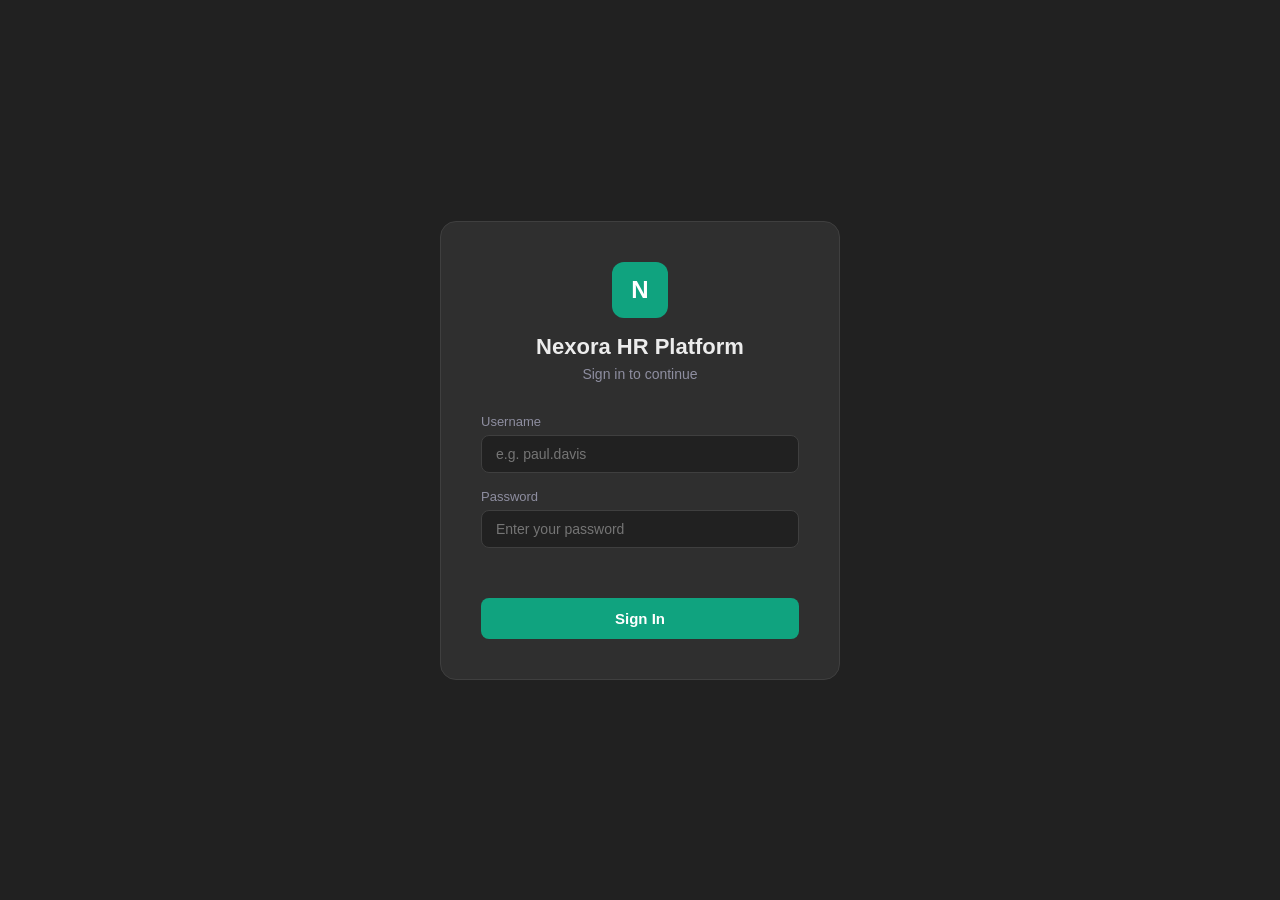
<file: templates/index.html>
<!DOCTYPE html>
<html lang="en">
<head>
    <meta charset="UTF-8">
    <meta name="viewport" content="width=device-width, initial-scale=1.0">
    <title>Nexora HR Platform</title>
    <link rel="stylesheet" href="/static/style.css">
</head>
<body>

<!-- LOGIN PAGE -->
<div id="login-page" class="login-page">
    <div class="login-card">
        <div class="login-logo">
            <div class="logo-icon">N</div>
            <h1>Nexora HR Platform</h1>
            <p>Sign in to continue</p>
        </div>
        <div class="login-form">
            <div class="input-group">
                <label>Username</label>
                <input type="text" id="username" placeholder="e.g. paul.davis" />
            </div>
            <div class="input-group">
                <label>Password</label>
                <input type="password" id="password" placeholder="Enter your password" />
            </div>
            <div id="login-error" class="error-msg"></div>
            <button id="login-btn" class="btn-primary">Sign In</button>
        </div>
    </div>
</div>

<!-- MAIN APP -->
<div id="app" class="app hidden">

    <!-- SIDEBAR -->
    <aside class="sidebar">
        <div class="sidebar-header">
            <div class="logo-small">N</div>
            <span>Nexora HR</span>
        </div>

        <button class="new-chat-btn" onclick="newChat()">
            <span>+</span> New Chat
        </button>

        <div class="sidebar-section">
            <div class="section-title">Recent</div>
            <div id="chat-history"></div>
        </div>

        <div class="sidebar-footer">
            <div class="user-info">
                <div class="user-avatar" id="user-avatar">A</div>
                <div class="user-details">
                    <div id="user-name">Admin</div>
                    <div id="user-role" class="user-role">ADMIN</div>
                </div>
            </div>
            <button class="logout-btn" onclick="logout()">Sign out</button>
        </div>
    </aside>

    <!-- MAIN CHAT -->
    <main class="chat-main">

        <!-- TOP BAR -->
        <div class="topbar">
            <div class="topbar-left">
                <select id="model-select" class="model-select" onchange="switchModel()">
                </select>
                <button id="status-btn" class="status-btn" onclick="checkHealth()">System status</button>
                <div id="status-panel" class="status-panel" style="display:none"></div>
            </div>
            <div class="topbar-right" id="topbar-dept"></div>
        </div>

        <!-- CHAT AREA -->
        <div id="chat-area" class="chat-area">
            <div class="welcome-screen" id="welcome-screen">
                <div class="welcome-logo">N</div>
                <h2>How can I help you today?</h2>
                <p>Ask me anything about HR policies or employee information</p>
                <div class="suggestions">
                    <div class="suggestion" onclick="useSuggestion(this)">What is the remote work policy?</div>
                    <div class="suggestion" onclick="useSuggestion(this)">Who is the CEO?</div>
                    <div class="suggestion" onclick="useSuggestion(this)">How many employees are in Engineering?</div>
                    <div class="suggestion" onclick="useSuggestion(this)">What is the maternity leave policy?</div>
                </div>
            </div>
            <div id="messages"></div>
        </div>

        <!-- INPUT AREA -->
        <div class="input-area">
            <div id="feedback-bar" class="feedback-bar hidden">
                <span>Was this helpful?</span>
                <button class="fb-btn" onclick="sendFeedback(1)">👍</button>
                <button class="fb-btn" onclick="sendFeedback(-1)">👎</button>
                <input type="text" id="fb-comment" placeholder="Optional comment..." />
                <button class="fb-send" onclick="submitFeedback()">Send</button>
            </div>
            <div class="input-box">
                <textarea id="question-input" placeholder="Ask me anything about HR..." rows="1"
                    onkeydown="handleKey(event)" oninput="autoResize(this)"></textarea>
                <button id="mic-btn" class="mic-btn" onclick="toggleMic()" title="Speak"><svg width="19" height="19" viewBox="0 0 24 24" fill="none" stroke="currentColor" stroke-width="2" stroke-linecap="round" stroke-linejoin="round"><rect x="9" y="2" width="6" height="11" rx="3"/><path d="M5 10v1a7 7 0 0 0 14 0v-1"/><line x1="12" y1="19" x2="12" y2="22"/></svg></button>
                <button id="send-btn" onclick="sendQuestion()">
                    <svg width="20" height="20" viewBox="0 0 24 24" fill="currentColor">
                        <path d="M2.01 21L23 12 2.01 3 2 10l15 2-15 2z"/>
                    </svg>
                </button>
            </div>
            <div class="input-footer">
                <span id="sources-display"></span>
            </div>
        </div>

    </main>
</div>

<script src="/static/marked.min.js"></script>
<script src="/static/app.js"></script>
</body>
</html>
</file>
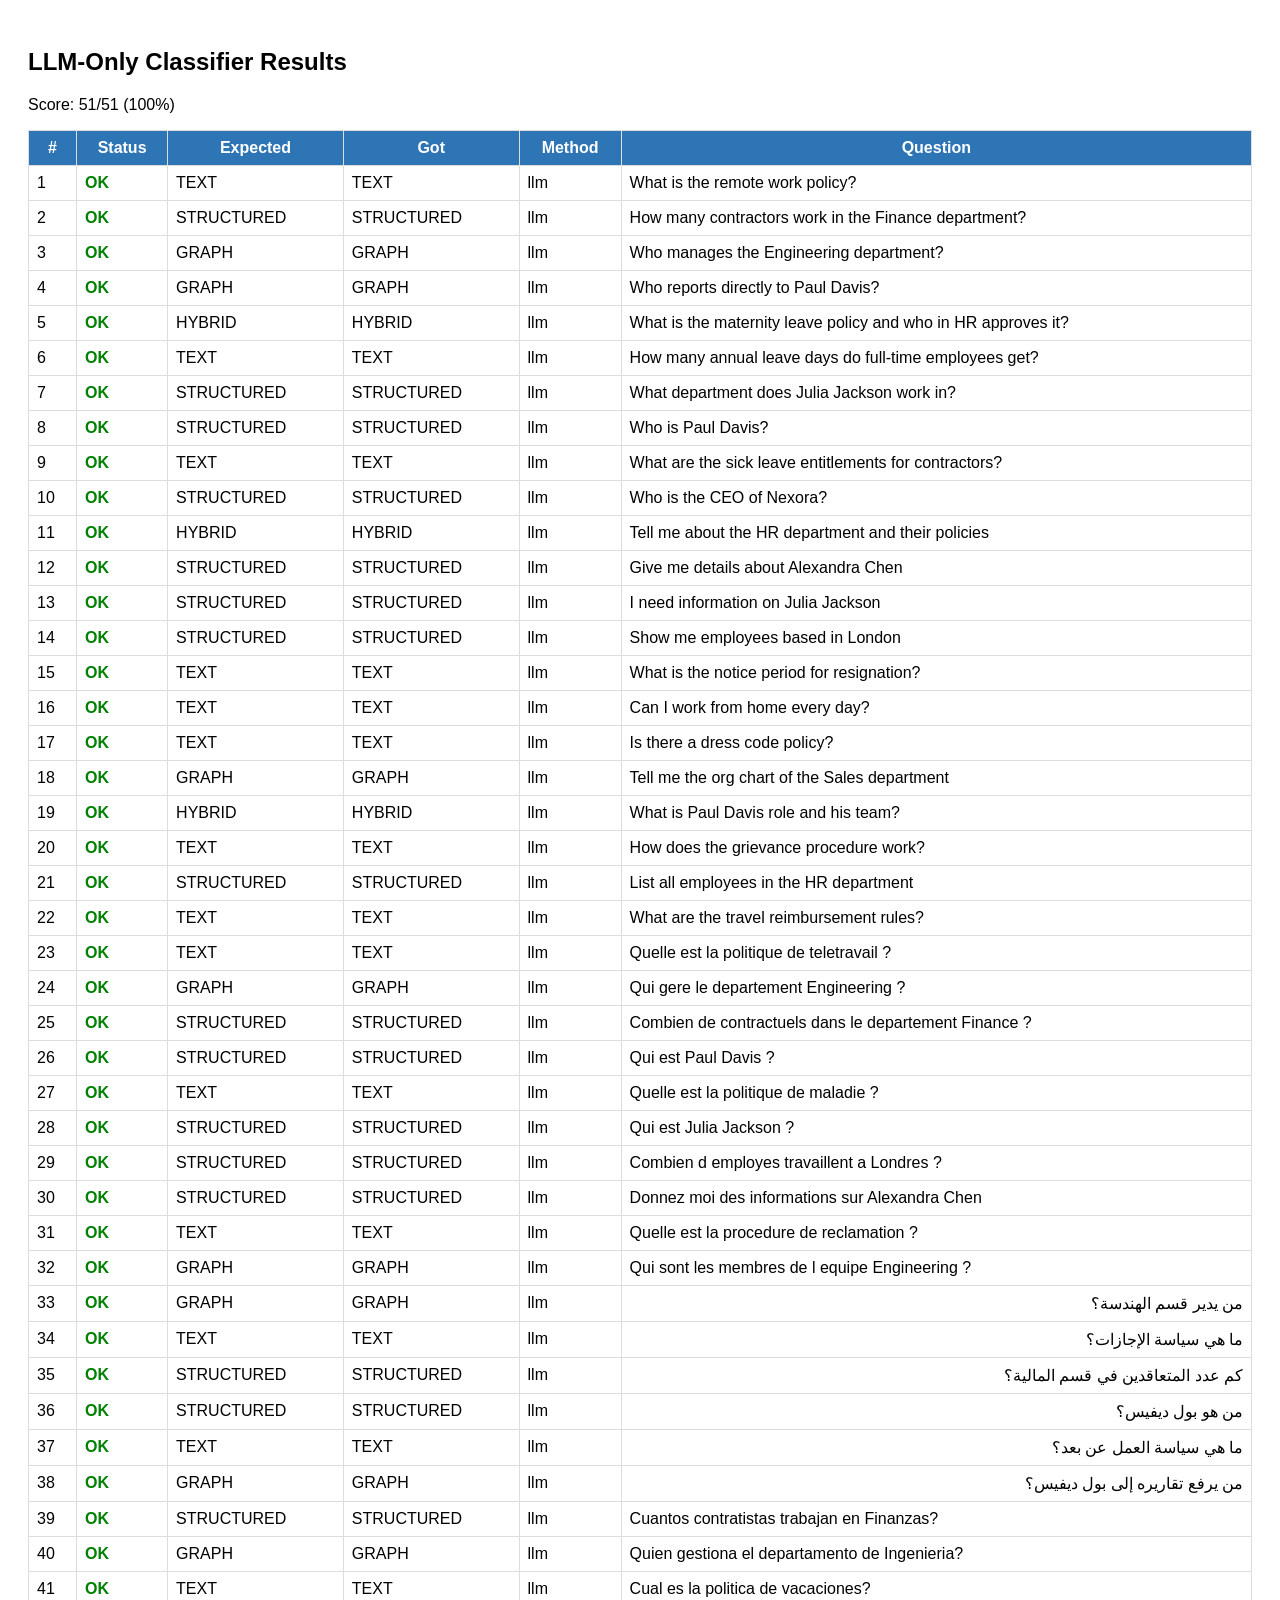
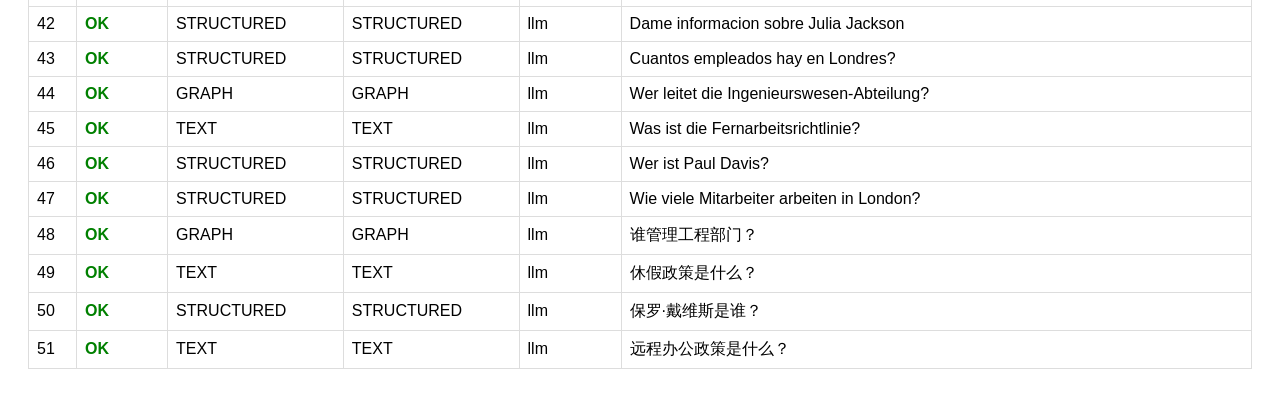
<file: logs/classifier_results_llm.html>
<!DOCTYPE html><html dir="auto">
<head><meta charset="UTF-8">
<style>
body{font-family:Arial;padding:20px;}
table{border-collapse:collapse;width:100%;}
th,td{border:1px solid #ddd;padding:8px;}
th{background:#2E75B6;color:white;}
.ok{color:green;font-weight:bold;}
.fail{color:red;font-weight:bold;}
</style></head><body>
<h2>LLM-Only Classifier Results</h2>
<p>Score: 51/51 (100%)</p>
<table><tr><th>#</th><th>Status</th><th>Expected</th><th>Got</th><th>Method</th><th>Question</th></tr><tr><td>1</td><td class=ok>OK</td><td>TEXT</td><td>TEXT</td><td>llm</td><td dir=auto>What is the remote work policy?</td></tr><tr><td>2</td><td class=ok>OK</td><td>STRUCTURED</td><td>STRUCTURED</td><td>llm</td><td dir=auto>How many contractors work in the Finance department?</td></tr><tr><td>3</td><td class=ok>OK</td><td>GRAPH</td><td>GRAPH</td><td>llm</td><td dir=auto>Who manages the Engineering department?</td></tr><tr><td>4</td><td class=ok>OK</td><td>GRAPH</td><td>GRAPH</td><td>llm</td><td dir=auto>Who reports directly to Paul Davis?</td></tr><tr><td>5</td><td class=ok>OK</td><td>HYBRID</td><td>HYBRID</td><td>llm</td><td dir=auto>What is the maternity leave policy and who in HR approves it?</td></tr><tr><td>6</td><td class=ok>OK</td><td>TEXT</td><td>TEXT</td><td>llm</td><td dir=auto>How many annual leave days do full-time employees get?</td></tr><tr><td>7</td><td class=ok>OK</td><td>STRUCTURED</td><td>STRUCTURED</td><td>llm</td><td dir=auto>What department does Julia Jackson work in?</td></tr><tr><td>8</td><td class=ok>OK</td><td>STRUCTURED</td><td>STRUCTURED</td><td>llm</td><td dir=auto>Who is Paul Davis?</td></tr><tr><td>9</td><td class=ok>OK</td><td>TEXT</td><td>TEXT</td><td>llm</td><td dir=auto>What are the sick leave entitlements for contractors?</td></tr><tr><td>10</td><td class=ok>OK</td><td>STRUCTURED</td><td>STRUCTURED</td><td>llm</td><td dir=auto>Who is the CEO of Nexora?</td></tr><tr><td>11</td><td class=ok>OK</td><td>HYBRID</td><td>HYBRID</td><td>llm</td><td dir=auto>Tell me about the HR department and their policies</td></tr><tr><td>12</td><td class=ok>OK</td><td>STRUCTURED</td><td>STRUCTURED</td><td>llm</td><td dir=auto>Give me details about Alexandra Chen</td></tr><tr><td>13</td><td class=ok>OK</td><td>STRUCTURED</td><td>STRUCTURED</td><td>llm</td><td dir=auto>I need information on Julia Jackson</td></tr><tr><td>14</td><td class=ok>OK</td><td>STRUCTURED</td><td>STRUCTURED</td><td>llm</td><td dir=auto>Show me employees based in London</td></tr><tr><td>15</td><td class=ok>OK</td><td>TEXT</td><td>TEXT</td><td>llm</td><td dir=auto>What is the notice period for resignation?</td></tr><tr><td>16</td><td class=ok>OK</td><td>TEXT</td><td>TEXT</td><td>llm</td><td dir=auto>Can I work from home every day?</td></tr><tr><td>17</td><td class=ok>OK</td><td>TEXT</td><td>TEXT</td><td>llm</td><td dir=auto>Is there a dress code policy?</td></tr><tr><td>18</td><td class=ok>OK</td><td>GRAPH</td><td>GRAPH</td><td>llm</td><td dir=auto>Tell me the org chart of the Sales department</td></tr><tr><td>19</td><td class=ok>OK</td><td>HYBRID</td><td>HYBRID</td><td>llm</td><td dir=auto>What is Paul Davis role and his team?</td></tr><tr><td>20</td><td class=ok>OK</td><td>TEXT</td><td>TEXT</td><td>llm</td><td dir=auto>How does the grievance procedure work?</td></tr><tr><td>21</td><td class=ok>OK</td><td>STRUCTURED</td><td>STRUCTURED</td><td>llm</td><td dir=auto>List all employees in the HR department</td></tr><tr><td>22</td><td class=ok>OK</td><td>TEXT</td><td>TEXT</td><td>llm</td><td dir=auto>What are the travel reimbursement rules?</td></tr><tr><td>23</td><td class=ok>OK</td><td>TEXT</td><td>TEXT</td><td>llm</td><td dir=auto>Quelle est la politique de teletravail ?</td></tr><tr><td>24</td><td class=ok>OK</td><td>GRAPH</td><td>GRAPH</td><td>llm</td><td dir=auto>Qui gere le departement Engineering ?</td></tr><tr><td>25</td><td class=ok>OK</td><td>STRUCTURED</td><td>STRUCTURED</td><td>llm</td><td dir=auto>Combien de contractuels dans le departement Finance ?</td></tr><tr><td>26</td><td class=ok>OK</td><td>STRUCTURED</td><td>STRUCTURED</td><td>llm</td><td dir=auto>Qui est Paul Davis ?</td></tr><tr><td>27</td><td class=ok>OK</td><td>TEXT</td><td>TEXT</td><td>llm</td><td dir=auto>Quelle est la politique de maladie ?</td></tr><tr><td>28</td><td class=ok>OK</td><td>STRUCTURED</td><td>STRUCTURED</td><td>llm</td><td dir=auto>Qui est Julia Jackson ?</td></tr><tr><td>29</td><td class=ok>OK</td><td>STRUCTURED</td><td>STRUCTURED</td><td>llm</td><td dir=auto>Combien d employes travaillent a Londres ?</td></tr><tr><td>30</td><td class=ok>OK</td><td>STRUCTURED</td><td>STRUCTURED</td><td>llm</td><td dir=auto>Donnez moi des informations sur Alexandra Chen</td></tr><tr><td>31</td><td class=ok>OK</td><td>TEXT</td><td>TEXT</td><td>llm</td><td dir=auto>Quelle est la procedure de reclamation ?</td></tr><tr><td>32</td><td class=ok>OK</td><td>GRAPH</td><td>GRAPH</td><td>llm</td><td dir=auto>Qui sont les membres de l equipe Engineering ?</td></tr><tr><td>33</td><td class=ok>OK</td><td>GRAPH</td><td>GRAPH</td><td>llm</td><td dir=auto>من يدير قسم الهندسة؟</td></tr><tr><td>34</td><td class=ok>OK</td><td>TEXT</td><td>TEXT</td><td>llm</td><td dir=auto>ما هي سياسة الإجازات؟</td></tr><tr><td>35</td><td class=ok>OK</td><td>STRUCTURED</td><td>STRUCTURED</td><td>llm</td><td dir=auto>كم عدد المتعاقدين في قسم المالية؟</td></tr><tr><td>36</td><td class=ok>OK</td><td>STRUCTURED</td><td>STRUCTURED</td><td>llm</td><td dir=auto>من هو بول ديفيس؟</td></tr><tr><td>37</td><td class=ok>OK</td><td>TEXT</td><td>TEXT</td><td>llm</td><td dir=auto>ما هي سياسة العمل عن بعد؟</td></tr><tr><td>38</td><td class=ok>OK</td><td>GRAPH</td><td>GRAPH</td><td>llm</td><td dir=auto>من يرفع تقاريره إلى بول ديفيس؟</td></tr><tr><td>39</td><td class=ok>OK</td><td>STRUCTURED</td><td>STRUCTURED</td><td>llm</td><td dir=auto>Cuantos contratistas trabajan en Finanzas?</td></tr><tr><td>40</td><td class=ok>OK</td><td>GRAPH</td><td>GRAPH</td><td>llm</td><td dir=auto>Quien gestiona el departamento de Ingenieria?</td></tr><tr><td>41</td><td class=ok>OK</td><td>TEXT</td><td>TEXT</td><td>llm</td><td dir=auto>Cual es la politica de vacaciones?</td></tr><tr><td>42</td><td class=ok>OK</td><td>STRUCTURED</td><td>STRUCTURED</td><td>llm</td><td dir=auto>Dame informacion sobre Julia Jackson</td></tr><tr><td>43</td><td class=ok>OK</td><td>STRUCTURED</td><td>STRUCTURED</td><td>llm</td><td dir=auto>Cuantos empleados hay en Londres?</td></tr><tr><td>44</td><td class=ok>OK</td><td>GRAPH</td><td>GRAPH</td><td>llm</td><td dir=auto>Wer leitet die Ingenieurswesen-Abteilung?</td></tr><tr><td>45</td><td class=ok>OK</td><td>TEXT</td><td>TEXT</td><td>llm</td><td dir=auto>Was ist die Fernarbeitsrichtlinie?</td></tr><tr><td>46</td><td class=ok>OK</td><td>STRUCTURED</td><td>STRUCTURED</td><td>llm</td><td dir=auto>Wer ist Paul Davis?</td></tr><tr><td>47</td><td class=ok>OK</td><td>STRUCTURED</td><td>STRUCTURED</td><td>llm</td><td dir=auto>Wie viele Mitarbeiter arbeiten in London?</td></tr><tr><td>48</td><td class=ok>OK</td><td>GRAPH</td><td>GRAPH</td><td>llm</td><td dir=auto>谁管理工程部门？</td></tr><tr><td>49</td><td class=ok>OK</td><td>TEXT</td><td>TEXT</td><td>llm</td><td dir=auto>休假政策是什么？</td></tr><tr><td>50</td><td class=ok>OK</td><td>STRUCTURED</td><td>STRUCTURED</td><td>llm</td><td dir=auto>保罗·戴维斯是谁？</td></tr><tr><td>51</td><td class=ok>OK</td><td>TEXT</td><td>TEXT</td><td>llm</td><td dir=auto>远程办公政策是什么？</td></tr></table></body></html>
</file>
<file: static/style.css>
* { margin: 0; padding: 0; box-sizing: border-box; }

:root {
    --bg-primary:    #212121;
    --bg-secondary:  #2f2f2f;
    --bg-sidebar:    #171717;
    --bg-input:      #2f2f2f;
    --text-primary:  #ececec;
    --text-secondary:#8e8ea0;
    --accent:        #10a37f;
    --accent-hover:  #0d8c6d;
    --border:        #3f3f3f;
    --user-bubble:   #2f2f2f;
    --ai-bubble:     #212121;
    --error:         #ef4444;
    --radius:        12px;
}

body { font-family: 'Segoe UI', sans-serif; background: var(--bg-primary); color: var(--text-primary); height: 100vh; overflow: hidden; }

/* ── LOGIN ── */
.login-page { display: flex; align-items: center; justify-content: center; height: 100vh; background: var(--bg-primary); }
.login-card { background: var(--bg-secondary); border-radius: 16px; padding: 40px; width: 400px; border: 1px solid var(--border); }
.login-logo { text-align: center; margin-bottom: 32px; }
.logo-icon { width: 56px; height: 56px; background: var(--accent); border-radius: 12px; display: flex; align-items: center; justify-content: center; font-size: 24px; font-weight: 700; color: white; margin: 0 auto 16px; }
.login-logo h1 { font-size: 22px; font-weight: 600; margin-bottom: 6px; }
.login-logo p { color: var(--text-secondary); font-size: 14px; }
.input-group { margin-bottom: 16px; }
.input-group label { display: block; font-size: 13px; color: var(--text-secondary); margin-bottom: 6px; }
.input-group input { width: 100%; padding: 10px 14px; background: var(--bg-primary); border: 1px solid var(--border); border-radius: 8px; color: var(--text-primary); font-size: 14px; outline: none; }
.input-group input:focus { border-color: var(--accent); }
.btn-primary { width: 100%; padding: 12px; background: var(--accent); color: white; border: none; border-radius: 8px; font-size: 15px; font-weight: 600; cursor: pointer; margin-top: 8px; }
.btn-primary:hover { background: var(--accent-hover); }
.error-msg { color: var(--error); font-size: 13px; margin-bottom: 8px; min-height: 18px; }

/* ── APP LAYOUT ── */
.app { display: flex; height: 100vh; }
.hidden { display: none !important; }

/* ── SIDEBAR ── */
.sidebar { width: 260px; background: var(--bg-sidebar); display: flex; flex-direction: column; padding: 12px; border-right: 1px solid var(--border); }
.sidebar-header { display: flex; align-items: center; gap: 10px; padding: 8px 4px 16px; font-weight: 600; font-size: 15px; }
.logo-small { width: 28px; height: 28px; background: var(--accent); border-radius: 6px; display: flex; align-items: center; justify-content: center; font-size: 14px; font-weight: 700; color: white; }
.new-chat-btn { width: 100%; padding: 10px 14px; background: transparent; border: 1px solid var(--border); border-radius: 8px; color: var(--text-primary); font-size: 14px; cursor: pointer; text-align: left; margin-bottom: 16px; display: flex; align-items: center; gap: 8px; }
.new-chat-btn:hover { background: var(--bg-secondary); }
.new-chat-btn span { font-size: 18px; }
.sidebar-section { flex: 1; overflow-y: auto; }
.section-title { font-size: 11px; color: var(--text-secondary); text-transform: uppercase; letter-spacing: 0.5px; padding: 4px 8px 8px; }
.history-item { padding: 8px 10px; border-radius: 6px; cursor: pointer; font-size: 13px; color: var(--text-secondary); white-space: nowrap; overflow: hidden; text-overflow: ellipsis; }
.history-item:hover { background: var(--bg-secondary); color: var(--text-primary); }
.history-item.active { background: var(--bg-secondary); color: var(--text-primary); border-left: 2px solid var(--accent); }
.sidebar-footer { border-top: 1px solid var(--border); padding-top: 12px; }
.user-info { display: flex; align-items: center; gap: 10px; padding: 8px; border-radius: 8px; margin-bottom: 8px; }
.user-avatar { width: 32px; height: 32px; background: var(--accent); border-radius: 50%; display: flex; align-items: center; justify-content: center; font-size: 14px; font-weight: 600; color: white; flex-shrink: 0; }
.user-details { flex: 1; min-width: 0; }
.user-details div:first-child { font-size: 13px; font-weight: 500; }
.user-role { font-size: 11px; color: var(--text-secondary); }
.logout-btn { width: 100%; padding: 8px; background: transparent; border: 1px solid var(--border); border-radius: 6px; color: var(--text-secondary); font-size: 13px; cursor: pointer; }
.logout-btn:hover { border-color: var(--error); color: var(--error); }

/* ── CHAT MAIN ── */
.chat-main { flex: 1; display: flex; flex-direction: column; overflow: hidden; }
.topbar { display: flex; align-items: center; justify-content: space-between; padding: 12px 20px; border-bottom: 1px solid var(--border); }
.model-select { background: var(--bg-secondary); border: 1px solid var(--border); color: var(--text-primary); padding: 6px 12px; border-radius: 8px; font-size: 13px; cursor: pointer; outline: none; }
.topbar-right { font-size: 13px; color: var(--text-secondary); }

/* ── CHAT AREA ── */
.chat-area { flex: 1; overflow-y: auto; padding: 20px; }
.welcome-screen { text-align: center; padding: 80px 20px 40px; }
.welcome-logo { width: 64px; height: 64px; background: var(--accent); border-radius: 16px; display: flex; align-items: center; justify-content: center; font-size: 28px; font-weight: 700; color: white; margin: 0 auto 20px; }
.welcome-screen h2 { font-size: 24px; margin-bottom: 8px; }
.welcome-screen p { color: var(--text-secondary); font-size: 15px; margin-bottom: 32px; }
.suggestions { display: grid; grid-template-columns: 1fr 1fr; gap: 10px; max-width: 600px; margin: 0 auto; }
.suggestion { background: var(--bg-secondary); border: 1px solid var(--border); border-radius: 10px; padding: 12px 16px; font-size: 13px; cursor: pointer; text-align: left; color: var(--text-secondary); }
.suggestion:hover { border-color: var(--accent); color: var(--text-primary); }

/* ── MESSAGES ── */
.message { display: flex; gap: 14px; padding: 16px 0; max-width: 800px; margin: 0 auto; }
.message.user { flex-direction: row-reverse; }
.msg-avatar { width: 32px; height: 32px; border-radius: 50%; display: flex; align-items: center; justify-content: center; font-size: 13px; font-weight: 600; flex-shrink: 0; }
.message.user .msg-avatar { background: var(--accent); color: white; }
.message.ai .msg-avatar { background: #444; color: white; }
.msg-content { flex: 1; }
.msg-bubble { padding: 12px 16px; border-radius: var(--radius); font-size: 14px; line-height: 1.7; max-width: 100%; }
.message.user .msg-bubble { background: var(--accent); color: white; border-radius: var(--radius) var(--radius) 4px var(--radius); }
.message.ai .msg-bubble { background: var(--bg-secondary); color: var(--text-primary); border-radius: var(--radius) var(--radius) var(--radius) 4px; }
.msg-meta { font-size: 11px; color: var(--text-secondary); margin-top: 4px; }
.message.user .msg-meta { text-align: right; }
.typing { display: flex; gap: 4px; align-items: center; padding: 12px 16px; }
.typing span { width: 8px; height: 8px; background: var(--text-secondary); border-radius: 50%; animation: bounce 1.2s infinite; }
.typing span:nth-child(2) { animation-delay: 0.2s; }
.typing span:nth-child(3) { animation-delay: 0.4s; }
@keyframes bounce { 0%,80%,100% { transform: scale(0.6); } 40% { transform: scale(1); } }
.blocked-msg { background: #3f1f1f; border: 1px solid #ef4444; border-radius: var(--radius); padding: 12px 16px; font-size: 14px; color: #ef4444; }

/* ── INPUT AREA ── */
.input-area { padding: 16px 20px 20px; border-top: 1px solid var(--border); }
.feedback-bar { display: flex; align-items: center; gap: 10px; padding: 10px 14px; background: var(--bg-secondary); border-radius: 10px; margin-bottom: 10px; font-size: 13px; color: var(--text-secondary); }
.fb-btn { background: transparent; border: 1px solid var(--border); border-radius: 6px; padding: 4px 10px; cursor: pointer; font-size: 15px; }
.fb-btn:hover { border-color: var(--accent); }
.feedback-bar input { flex: 1; background: transparent; border: none; color: var(--text-primary); font-size: 13px; outline: none; }
.fb-send { background: var(--accent); color: white; border: none; border-radius: 6px; padding: 5px 12px; font-size: 13px; cursor: pointer; }
.input-box { display: flex; align-items: flex-end; gap: 10px; background: var(--bg-input); border: 1px solid var(--border); border-radius: 12px; padding: 10px 14px; }
.input-box textarea { flex: 1; background: transparent; border: none; color: var(--text-primary); font-size: 14px; outline: none; resize: none; max-height: 150px; line-height: 1.5; }
.input-box textarea::placeholder { color: var(--text-secondary); }
#send-btn { background: var(--accent); border: none; border-radius: 8px; padding: 8px; cursor: pointer; color: white; display: flex; align-items: center; justify-content: center; flex-shrink: 0; }
#send-btn:hover { background: var(--accent-hover); }
#send-btn:disabled { background: var(--border); cursor: not-allowed; }
.input-footer { font-size: 11px; color: var(--text-secondary); text-align: center; margin-top: 8px; }

/* ── SCROLLBAR ── */
::-webkit-scrollbar { width: 4px; }
::-webkit-scrollbar-track { background: transparent; }
::-webkit-scrollbar-thumb { background: var(--border); border-radius: 2px; }

/* Markdown answer styling */
.msg-bubble table { border-collapse: collapse; margin: 8px 0; font-size: 13px; }
.msg-bubble th, .msg-bubble td { border: 1px solid #d0d0d0; padding: 4px 8px; text-align: left; }
.msg-bubble th { background: #f3f4f6; }
.msg-bubble ul, .msg-bubble ol { margin: 6px 0; padding-left: 22px; }
.msg-bubble code { background: #f3f4f6; padding: 1px 4px; border-radius: 4px; font-size: 12px; }
.msg-bubble pre { background: #f3f4f6; padding: 8px; border-radius: 6px; overflow-x: auto; }
.msg-bubble p { margin: 4px 0; }

/* Category badge under answers */
.msg-meta { display: flex; gap: 6px; align-items: center; margin-top: 4px; }
.cat-badge { color: #fff; font-size: 11px; font-weight: 600; letter-spacing: .3px; padding: 2px 8px; border-radius: 10px; text-transform: uppercase; }
.meta-pill { font-size: 11px; color: #555; background: #eef0f2; padding: 2px 8px; border-radius: 10px; }

/* System status button + panel */
.status-btn { position: fixed; top: 12px; right: 16px; z-index: 60; font-size: 12px; padding: 5px 10px; border-radius: 8px; border: 1px solid #d0d0d0; background: #fff; cursor: pointer; }
.status-panel { position: fixed; top: 46px; right: 16px; z-index: 60; background: #fff; border: 1px solid #e0e0e0; border-radius: 10px; padding: 10px 14px; font-size: 13px; box-shadow: 0 6px 20px rgba(0,0,0,.12); }
.status-panel > div { display: flex; align-items: center; gap: 8px; padding: 3px 0; }
.dot { width: 10px; height: 10px; border-radius: 50%; display: inline-block; }
.dot.up { background: #10b981; } .dot.down { background: #ef4444; }

/* Microphone button */
.mic-btn { font-size: 18px; background: none; border: none; cursor: pointer; padding: 0 6px; }
.mic-btn.recording { color: #ef4444; animation: micpulse 1s infinite; }
@keyframes micpulse { 0%,100% { opacity: 1; } 50% { opacity: .35; } }

/* status button moved into the topbar (overlap fix) */
.topbar-left { position: relative; }
.status-btn { position: static; top: auto; right: auto; margin-left: 10px; vertical-align: middle; }
.status-panel { position: absolute; top: 118%; left: 0; right: auto; }
.mic-btn { display: inline-flex; align-items: center; }
.mic-btn svg { display: block; }

/* model switcher theme override */
.model-select {
  background: var(--bg-secondary);
  color: var(--text-primary);
  border: 1px solid var(--border);
  border-radius: 8px;
  padding: 6px 14px;
  font-size: 12px;
  font-weight: 600;
  text-transform: uppercase;
  letter-spacing: 0.04em;
  cursor: pointer;
  outline: none;
  transition: border-color 0.15s ease, background 0.15s ease;
}
.model-select:hover,
.model-select:focus {
  border-color: var(--text-primary);
  background: var(--bg-primary, var(--bg-secondary));
}

/* email link color override */
.msg-bubble a[href^="mailto:"] {
  color: var(--accent);
  text-decoration: underline;
  text-underline-offset: 2px;
}
.msg-bubble a[href^="mailto:"]:hover { color: var(--accent-hover); }
</file>
